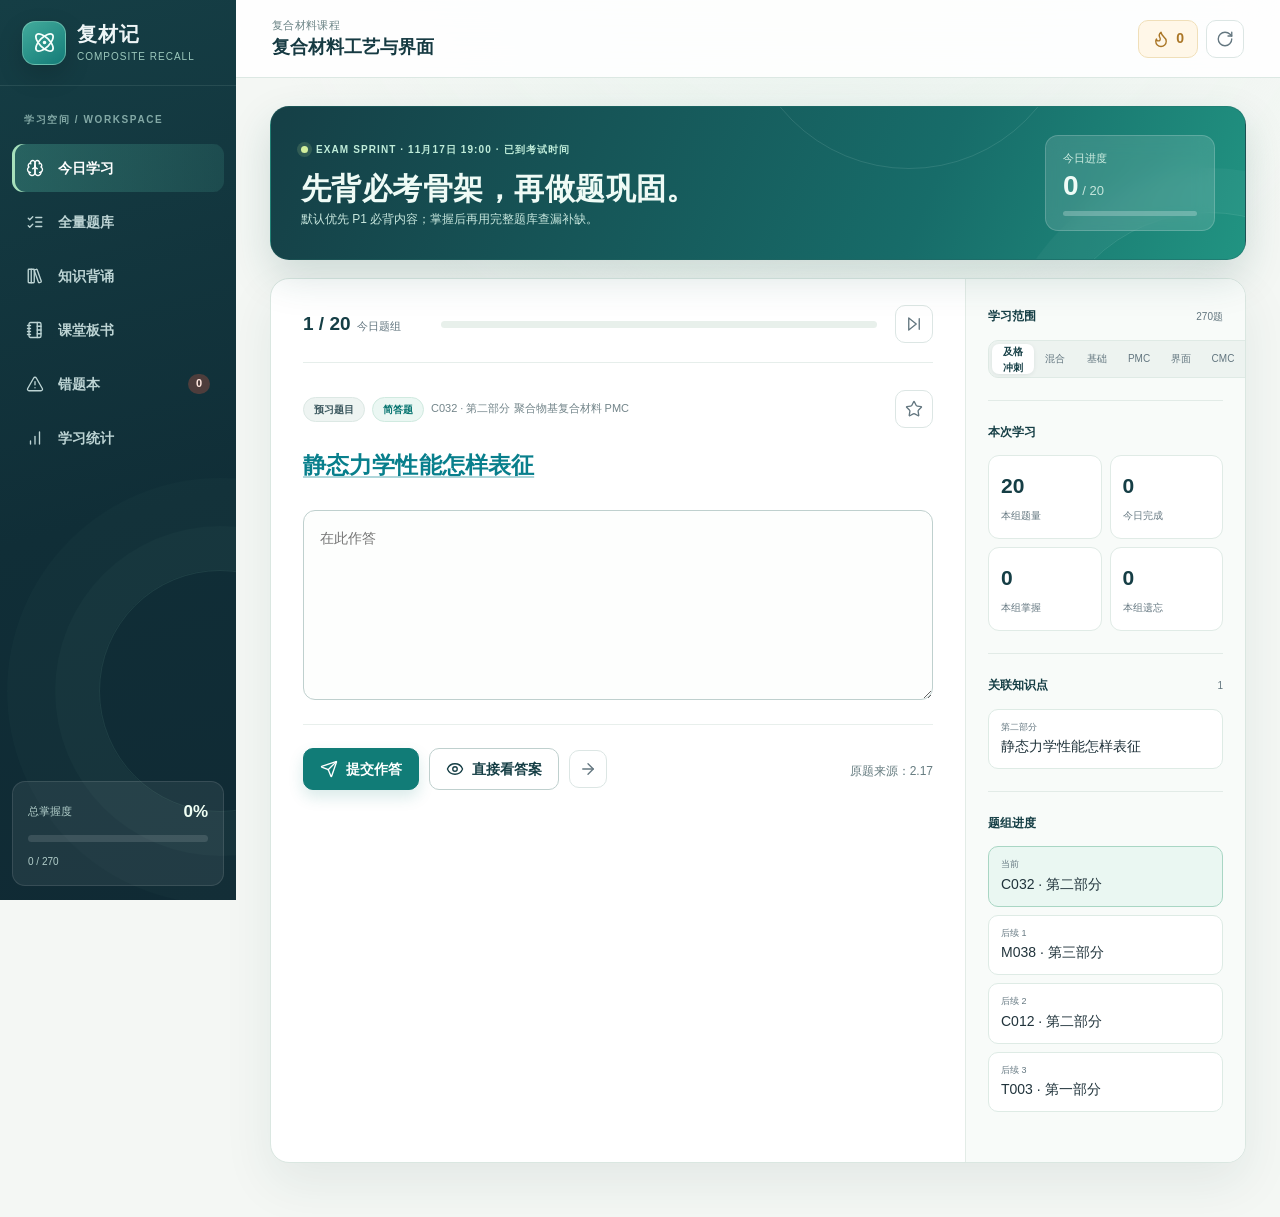
<file: index.html>
<!doctype html>
<html lang="zh-CN">
<head>
  <meta charset="utf-8">
  <meta name="viewport" content="width=device-width, initial-scale=1, viewport-fit=cover">
  <meta name="robots" content="noindex, nofollow, noarchive, nosnippet, noimageindex">
  <meta name="theme-color" content="#102e37">
  <meta name="mobile-web-app-capable" content="yes">
  <meta name="apple-mobile-web-app-capable" content="yes">
  <meta name="apple-mobile-web-app-status-bar-style" content="default">
  <meta name="apple-mobile-web-app-title" content="复材记">
  <title>复材记 - 复合材料学习题库</title>
  <link rel="manifest" href="manifest.webmanifest?v=1.0">
  <link rel="apple-touch-icon" href="assets/icons/apple-touch-icon.png">
  <link rel="stylesheet" href="styles.css?v=1.0">
</head>
<body>
  <div class="app-shell">
    <aside class="sidebar" aria-label="主导航">
      <div class="brand">
        <span class="brand-mark" aria-hidden="true"><i data-lucide="atom"></i></span>
        <span class="brand-copy">
          <strong>复材记</strong>
          <small>Composite Recall</small>
        </span>
      </div>

      <nav class="nav-list">
        <button class="nav-item is-active" type="button" data-view="study">
          <i data-lucide="brain"></i><span>今日学习</span>
        </button>
        <button class="nav-item" type="button" data-view="bank">
          <i data-lucide="list-checks"></i><span>全量题库</span>
        </button>
        <button class="nav-item" type="button" data-view="knowledge">
          <i data-lucide="library-big"></i><span>知识背诵</span>
        </button>
        <button class="nav-item" type="button" data-view="board">
          <i data-lucide="notebook-tabs"></i><span>课堂板书</span>
        </button>
        <button class="nav-item" type="button" data-view="wrong">
          <i data-lucide="triangle-alert"></i><span>错题本</span>
          <span class="nav-count" id="wrong-count">0</span>
        </button>
        <button class="nav-item" type="button" data-view="stats">
          <i data-lucide="chart-no-axes-column-increasing"></i><span>学习统计</span>
        </button>
      </nav>

      <div class="sidebar-progress">
        <div class="sidebar-progress-head">
          <span>总掌握度</span><strong id="sidebar-mastery">0%</strong>
        </div>
        <div class="progress-track" aria-hidden="true"><span id="sidebar-progress-bar"></span></div>
        <small id="sidebar-progress-copy">0 / 270</small>
      </div>
    </aside>

    <main class="main-area">
      <header class="topbar">
        <div class="course-heading">
          <span class="course-kicker">复合材料课程</span>
          <strong>复合材料工艺与界面</strong>
        </div>
        <div class="topbar-actions">
          <div class="today-counter" title="今日已完成">
            <i data-lucide="flame"></i>
            <span id="today-count">0</span>
          </div>
          <button class="icon-button" id="new-session-button" type="button" title="重新生成今日题组" aria-label="重新生成今日题组">
            <i data-lucide="rotate-cw"></i>
          </button>
        </div>
      </header>

      <div id="view-root" class="view-root" aria-live="polite"></div>
    </main>
  </div>

  <div id="modal-root"></div>
  <div class="toast" id="toast" role="status" aria-live="polite"></div>
  <input id="progress-import" type="file" accept="application/json,.json" hidden>

  <script src="data.js?v=1.0"></script>
  <script src="assets/lucide.min.js"></script>
  <script src="native.js?v=1.0"></script>
  <script src="app.js?v=1.0"></script>
</body>
</html>
</file>
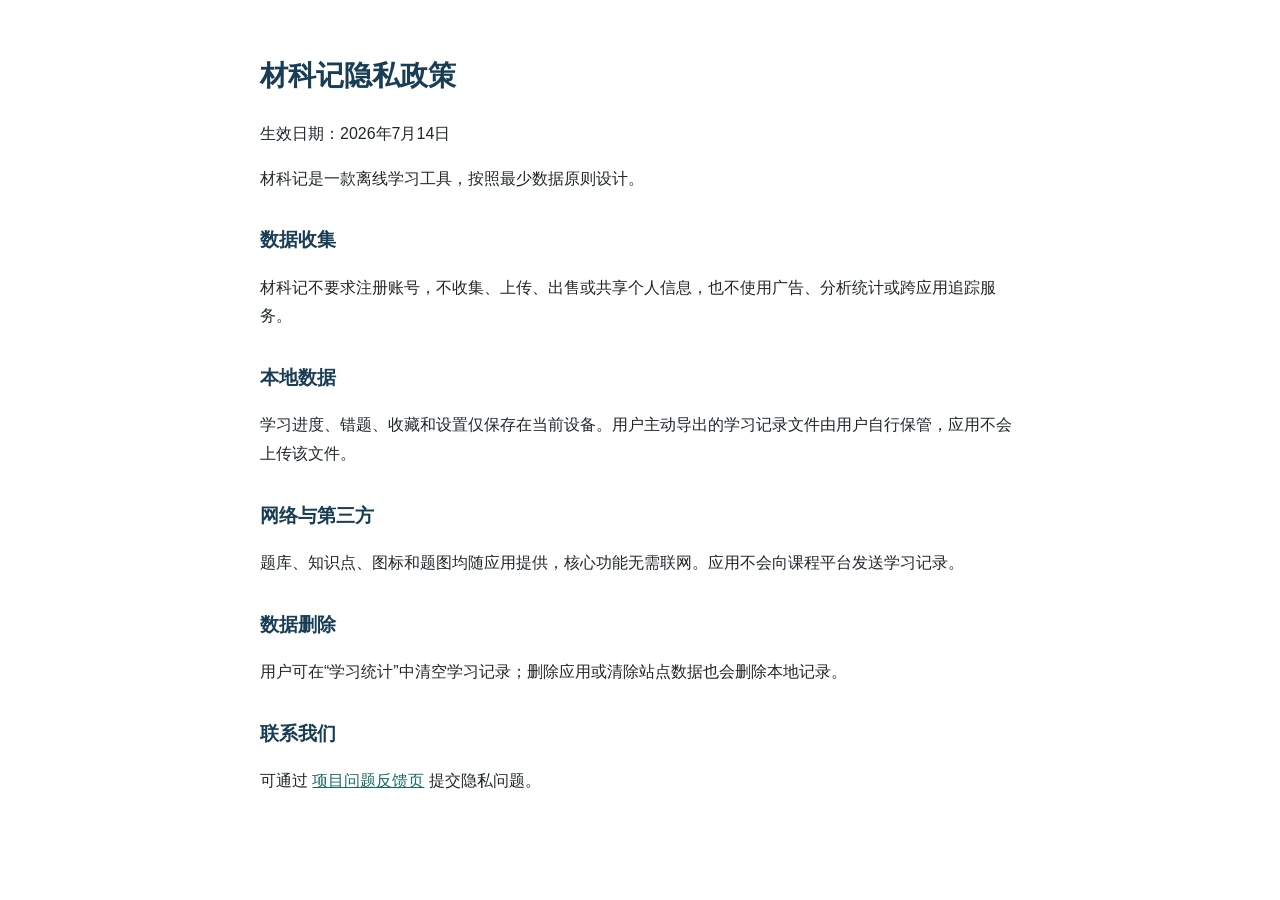
<file: privacy.html>
<!doctype html>
<html lang="zh-CN">
<head>
  <meta charset="utf-8">
  <meta name="viewport" content="width=device-width, initial-scale=1">
  <meta name="robots" content="noindex, nofollow">
  <title>材科记隐私政策</title>
  <style>
    body { max-width: 760px; margin: 0 auto; padding: 32px 20px 64px; color: #20272c; font: 16px/1.8 -apple-system, BlinkMacSystemFont, "Microsoft YaHei", sans-serif; }
    h1, h2 { color: #183d54; }
    h1 { font-size: 28px; }
    h2 { margin-top: 30px; font-size: 19px; }
    a { color: #176b65; }
  </style>
</head>
<body>
  <h1>材科记隐私政策</h1>
  <p>生效日期：2026年7月14日</p>
  <p>材科记是一款离线学习工具，按照最少数据原则设计。</p>
  <h2>数据收集</h2>
  <p>材科记不要求注册账号，不收集、上传、出售或共享个人信息，也不使用广告、分析统计或跨应用追踪服务。</p>
  <h2>本地数据</h2>
  <p>学习进度、错题、收藏和设置仅保存在当前设备。用户主动导出的学习记录文件由用户自行保管，应用不会上传该文件。</p>
  <h2>网络与第三方</h2>
  <p>题库、知识点、图标和题图均随应用提供，核心功能无需联网。应用不会向课程平台发送学习记录。</p>
  <h2>数据删除</h2>
  <p>用户可在“学习统计”中清空学习记录；删除应用或清除站点数据也会删除本地记录。</p>
  <h2>联系我们</h2>
  <p>可通过 <a href="https://github.com/zhaozehan0424-design/caikeji-pwa/issues">项目问题反馈页</a> 提交隐私问题。</p>
</body>
</html>
</file>
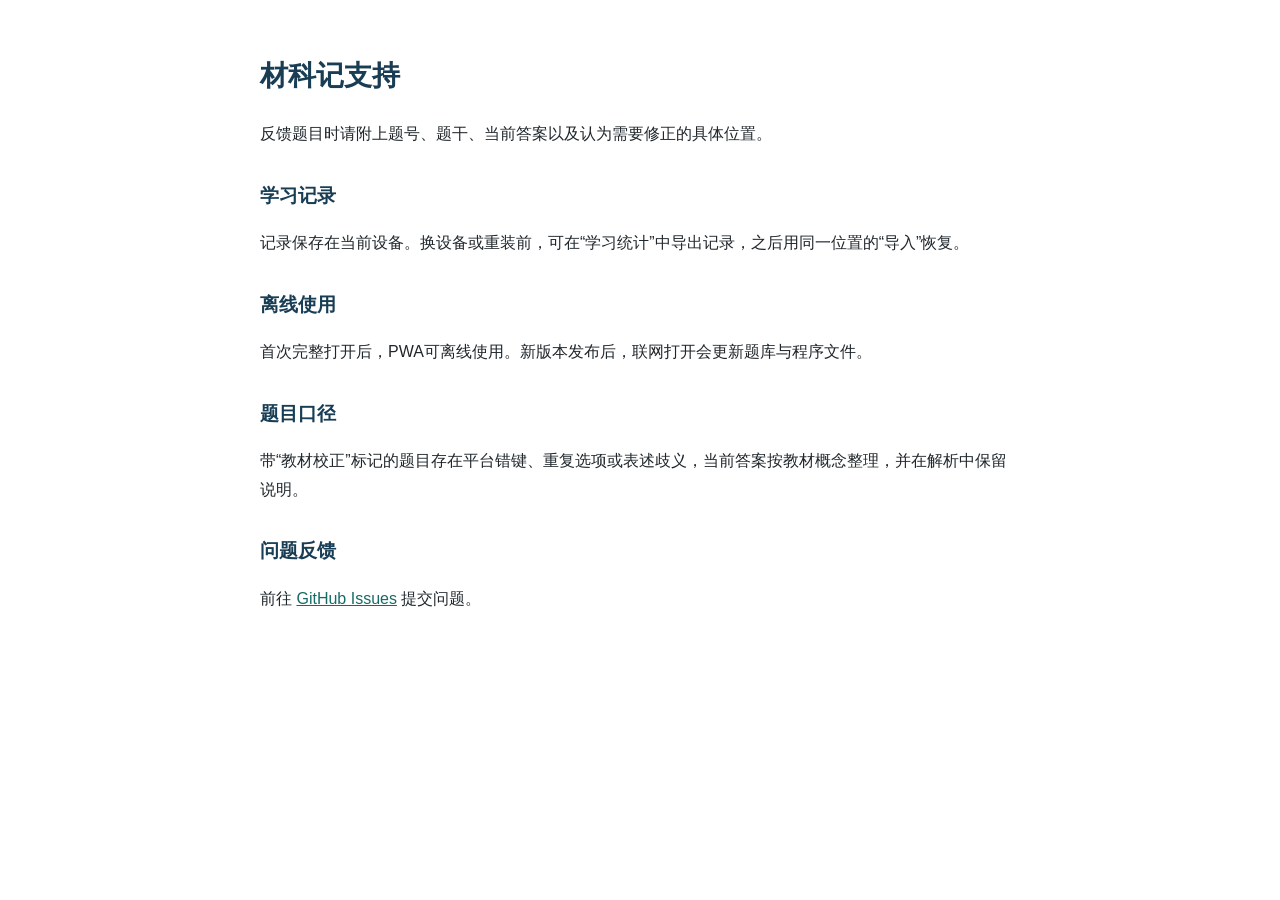
<file: support.html>
<!doctype html>
<html lang="zh-CN">
<head>
  <meta charset="utf-8">
  <meta name="viewport" content="width=device-width, initial-scale=1">
  <meta name="robots" content="noindex, nofollow">
  <title>材科记支持</title>
  <style>
    body { max-width: 760px; margin: 0 auto; padding: 32px 20px 64px; color: #20272c; font: 16px/1.8 -apple-system, BlinkMacSystemFont, "Microsoft YaHei", sans-serif; }
    h1, h2 { color: #183d54; }
    h1 { font-size: 28px; }
    h2 { margin-top: 30px; font-size: 19px; }
    a { color: #176b65; }
  </style>
</head>
<body>
  <h1>材科记支持</h1>
  <p>反馈题目时请附上题号、题干、当前答案以及认为需要修正的具体位置。</p>
  <h2>学习记录</h2>
  <p>记录保存在当前设备。换设备或重装前，可在“学习统计”中导出记录，之后用同一位置的“导入”恢复。</p>
  <h2>离线使用</h2>
  <p>首次完整打开后，PWA可离线使用。新版本发布后，联网打开会更新题库与程序文件。</p>
  <h2>题目口径</h2>
  <p>带“教材校正”标记的题目存在平台错键、重复选项或表述歧义，当前答案按教材概念整理，并在解析中保留说明。</p>
  <h2>问题反馈</h2>
  <p>前往 <a href="https://github.com/zhaozehan0424-design/caikeji-pwa/issues">GitHub Issues</a> 提交问题。</p>
</body>
</html>
</file>
<file: styles.css>
:root {
  color-scheme: light;
  --navy: #153e45;
  --navy-strong: #102e37;
  --teal: #117c77;
  --green: #557a5b;
  --green-soft: #edf4ee;
  --amber: #936820;
  --amber-soft: #fbf4e5;
  --red: #a34343;
  --red-soft: #faeeee;
  --ink: #20333b;
  --muted: #647780;
  --line: #dce6e4;
  --line-strong: #bfd0ce;
  --surface: #ffffff;
  --surface-soft: #f5f9f7;
  --canvas: #f4f7f4;
  --shadow: 0 20px 50px rgba(21, 62, 69, 0.08);
  --sidebar-width: 236px;
}

* {
  box-sizing: border-box;
}

html {
  min-width: 320px;
  background: var(--canvas);
}

body {
  margin: 0;
  min-width: 320px;
  min-height: 100vh;
  color: var(--ink);
  background: var(--canvas);
  font-family: Inter, "Microsoft YaHei", "Segoe UI", sans-serif;
  font-size: 14px;
  line-height: 1.6;
  letter-spacing: 0;
}

button,
input,
textarea,
select {
  font: inherit;
  letter-spacing: 0;
}

button {
  color: inherit;
}

button:focus-visible,
input:focus-visible,
textarea:focus-visible,
select:focus-visible {
  outline: 3px solid rgba(44, 110, 112, 0.2);
  outline-offset: 2px;
}

svg {
  width: 18px;
  height: 18px;
  stroke-width: 1.8;
  flex: 0 0 auto;
}

.app-shell {
  display: grid;
  grid-template-columns: var(--sidebar-width) minmax(0, 1fr);
  min-height: 100vh;
}

.sidebar {
  position: sticky;
  top: 0;
  z-index: 30;
  display: flex;
  flex-direction: column;
  width: var(--sidebar-width);
  height: 100vh;
  color: #eef5f6;
  background: var(--navy-strong);
  border-right: 1px solid rgba(255, 255, 255, 0.08);
}

.brand {
  display: flex;
  align-items: center;
  gap: 11px;
  height: 84px;
  padding: 0 20px;
  border-bottom: 1px solid rgba(255, 255, 255, 0.1);
}

.brand-mark {
  display: grid;
  place-items: center;
  width: 38px;
  height: 38px;
  color: #dceeee;
  background: rgba(255, 255, 255, 0.09);
  border: 1px solid rgba(255, 255, 255, 0.14);
  border-radius: 6px;
}

.brand-mark svg {
  width: 23px;
  height: 23px;
}

.brand-copy {
  display: flex;
  min-width: 0;
  flex-direction: column;
  line-height: 1.25;
}

.brand-copy strong {
  font-size: 17px;
  font-weight: 700;
}

.brand-copy small {
  margin-top: 4px;
  color: #9eb4be;
  font-size: 9px;
  text-transform: uppercase;
}

.nav-list {
  display: flex;
  flex: 1;
  flex-direction: column;
  gap: 4px;
  padding: 18px 12px;
}

.nav-item {
  display: grid;
  grid-template-columns: 22px minmax(0, 1fr) auto;
  align-items: center;
  gap: 10px;
  width: 100%;
  min-height: 46px;
  padding: 0 12px;
  color: #b9cbd2;
  background: transparent;
  border: 0;
  border-radius: 5px;
  cursor: pointer;
  text-align: left;
  transition: background 140ms ease, color 140ms ease;
}

.nav-item:hover {
  color: #ffffff;
  background: rgba(255, 255, 255, 0.07);
}

.nav-item.is-active {
  color: #ffffff;
  background: #2b566b;
  box-shadow: inset 3px 0 0 #83b6a0;
}

.nav-item span:not(.nav-count) {
  min-width: 0;
  overflow: hidden;
  text-overflow: ellipsis;
  white-space: nowrap;
}

.nav-count {
  display: grid;
  place-items: center;
  min-width: 22px;
  height: 20px;
  padding: 0 6px;
  color: #ffe7df;
  background: rgba(193, 86, 65, 0.35);
  border-radius: 10px;
  font-size: 11px;
  font-variant-numeric: tabular-nums;
}

.sidebar-progress {
  padding: 18px 18px 22px;
  border-top: 1px solid rgba(255, 255, 255, 0.1);
}

.sidebar-progress-head {
  display: flex;
  align-items: center;
  justify-content: space-between;
  color: #b9cbd2;
  font-size: 11px;
}

.sidebar-progress-head strong {
  color: #f3f8f8;
  font-size: 12px;
}

.progress-track {
  width: 100%;
  height: 6px;
  margin: 9px 0 7px;
  overflow: hidden;
  background: rgba(255, 255, 255, 0.12);
  border-radius: 3px;
}

.progress-track span {
  display: block;
  width: 0;
  height: 100%;
  background: #86b7a2;
  border-radius: inherit;
  transition: width 220ms ease;
}

.sidebar-progress small {
  color: #90a8b2;
  font-size: 10px;
}

.main-area {
  min-width: 0;
}

.topbar {
  position: sticky;
  top: 0;
  z-index: 20;
  display: flex;
  align-items: center;
  justify-content: space-between;
  height: 72px;
  padding: 0 28px;
  background: rgba(255, 255, 255, 0.96);
  border-bottom: 1px solid var(--line);
}

.course-heading {
  display: flex;
  min-width: 0;
  flex-direction: column;
  line-height: 1.25;
}

.course-heading strong {
  overflow: hidden;
  color: var(--navy);
  font-size: 16px;
  text-overflow: ellipsis;
  white-space: nowrap;
}

.course-kicker {
  margin-bottom: 3px;
  color: var(--muted);
  font-size: 10px;
}

.topbar-actions {
  display: flex;
  align-items: center;
  gap: 8px;
}

.today-counter {
  display: flex;
  align-items: center;
  justify-content: center;
  gap: 6px;
  min-width: 54px;
  height: 36px;
  padding: 0 10px;
  color: var(--amber);
  background: var(--amber-soft);
  border: 1px solid #ead8b0;
  border-radius: 5px;
  font-weight: 700;
  font-variant-numeric: tabular-nums;
}

.icon-button {
  display: inline-grid;
  place-items: center;
  width: 36px;
  height: 36px;
  padding: 0;
  color: var(--muted);
  background: var(--surface);
  border: 1px solid var(--line);
  border-radius: 5px;
  cursor: pointer;
}

.icon-button:hover {
  color: var(--navy);
  border-color: var(--line-strong);
  background: var(--surface-soft);
}

.icon-button.is-active {
  color: var(--amber);
  background: var(--amber-soft);
  border-color: #dec898;
}

.view-root {
  width: 100%;
  max-width: 1280px;
  min-height: calc(100vh - 72px);
  margin: 0 auto;
  padding: 26px 28px 44px;
}

.view-section {
  width: 100%;
}

.section-head {
  display: flex;
  align-items: flex-end;
  justify-content: space-between;
  gap: 20px;
  margin-bottom: 20px;
}

.section-title-wrap {
  min-width: 0;
}

.section-title {
  margin: 0;
  color: var(--navy);
  font-size: 24px;
  line-height: 1.35;
  font-weight: 750;
}

.section-subtitle {
  margin: 5px 0 0;
  color: var(--muted);
  font-size: 12px;
}

.primary-button,
.secondary-button,
.danger-button,
.text-button,
.rating-button {
  display: inline-flex;
  align-items: center;
  justify-content: center;
  gap: 8px;
  min-height: 40px;
  padding: 0 16px;
  border-radius: 5px;
  cursor: pointer;
  font-weight: 650;
  transition: transform 120ms ease, background 140ms ease, border-color 140ms ease;
}

.primary-button:active,
.secondary-button:active,
.danger-button:active,
.rating-button:active {
  transform: translateY(1px);
}

.primary-button {
  color: #ffffff;
  background: var(--teal);
  border: 1px solid var(--teal);
}

.primary-button:hover {
  background: #245f61;
  border-color: #245f61;
}

.primary-button:disabled,
.secondary-button:disabled {
  color: #96a1a6;
  background: #edf0f1;
  border-color: #d8dfe1;
  cursor: not-allowed;
  transform: none;
}

.secondary-button {
  color: var(--navy);
  background: var(--surface);
  border: 1px solid var(--line-strong);
}

.secondary-button:hover {
  background: var(--surface-soft);
}

.danger-button {
  color: var(--red);
  background: var(--red-soft);
  border: 1px solid #e8c1c1;
}

.text-button {
  min-height: 34px;
  padding: 0 9px;
  color: var(--teal);
  background: transparent;
  border: 0;
}

.text-button:hover {
  background: #eaf1f1;
}

.study-layout {
  display: grid;
  grid-template-columns: minmax(0, 1fr) 280px;
  min-height: calc(100vh - 142px);
  background: var(--surface);
  border: 1px solid var(--line);
  border-radius: 6px;
  box-shadow: var(--shadow);
}

.study-column {
  display: flex;
  min-width: 0;
  flex-direction: column;
  padding: 22px 26px 24px;
}

.session-strip {
  display: flex;
  align-items: center;
  gap: 18px;
  min-height: 42px;
  padding-bottom: 16px;
  border-bottom: 1px solid var(--line);
}

.session-info {
  display: flex;
  min-width: 120px;
  align-items: baseline;
  gap: 6px;
  white-space: nowrap;
}

.session-info strong {
  color: var(--navy);
  font-size: 18px;
  font-variant-numeric: tabular-nums;
}

.session-info span {
  color: var(--muted);
  font-size: 11px;
}

.session-progress {
  flex: 1;
  height: 7px;
  overflow: hidden;
  background: #e7ecee;
  border-radius: 4px;
}

.session-progress span {
  display: block;
  height: 100%;
  background: var(--teal);
  border-radius: inherit;
  transition: width 200ms ease;
}

.question-panel {
  display: flex;
  min-height: 0;
  flex: 1;
  flex-direction: column;
  padding-top: 20px;
}

.question-toolbar {
  display: flex;
  align-items: center;
  justify-content: space-between;
  gap: 12px;
  margin-bottom: 16px;
}

.question-meta {
  display: flex;
  min-width: 0;
  flex-wrap: wrap;
  align-items: center;
  gap: 7px;
}

.meta-label,
.status-pill,
.tag {
  display: inline-flex;
  align-items: center;
  min-height: 24px;
  padding: 2px 8px;
  border-radius: 4px;
  font-size: 10px;
  line-height: 1.3;
}

.meta-label {
  color: var(--teal);
  background: #edf4f4;
  border: 1px solid #cddfdf;
}

.meta-label.is-source {
  color: var(--navy);
  background: #eef2f5;
  border-color: #d5dfe5;
}

.question-id {
  color: var(--muted);
  font-size: 11px;
  font-variant-numeric: tabular-nums;
}

.question-prompt {
  max-width: 900px;
  margin: 0 0 22px;
  color: var(--ink);
  font-size: 22px;
  line-height: 1.72;
  font-weight: 650;
  overflow-wrap: anywhere;
}

.question-media {
  display: grid;
  grid-template-columns: repeat(auto-fit, minmax(220px, 1fr));
  gap: 14px;
  max-width: 780px;
  margin: 0 0 22px;
}

.question-media figure {
  margin: 0;
  padding: 12px;
  background: #fbfcfc;
  border: 1px solid var(--line);
  border-radius: 5px;
}

.question-media img {
  display: block;
  max-width: 100%;
  max-height: 330px;
  margin: 0 auto;
  object-fit: contain;
}

.option-list {
  display: grid;
  grid-template-columns: repeat(2, minmax(0, 1fr));
  gap: 10px;
  max-width: 900px;
  margin: 0 0 22px;
}

.option-item {
  position: relative;
  display: grid;
  grid-template-columns: 30px minmax(0, 1fr) 20px;
  align-items: center;
  gap: 10px;
  min-height: 54px;
  padding: 9px 12px;
  background: var(--surface);
  border: 1px solid var(--line);
  border-radius: 5px;
  cursor: pointer;
  overflow-wrap: anywhere;
}

.option-item:hover {
  border-color: #9fb5bc;
  background: #f9fbfb;
}

.option-item input {
  position: absolute;
  width: 1px;
  height: 1px;
  opacity: 0;
  pointer-events: none;
}

.option-marker {
  display: grid;
  place-items: center;
  width: 30px;
  height: 30px;
  color: var(--navy);
  background: #eef3f5;
  border: 1px solid #d2dde2;
  border-radius: 4px;
  font-size: 12px;
  font-weight: 750;
}

.option-state {
  display: grid;
  place-items: center;
  color: transparent;
}

.option-state svg {
  width: 16px;
  height: 16px;
}

.option-item.is-selected {
  border-color: var(--teal);
  background: #edf6f5;
}

.option-item.is-selected .option-marker {
  color: #ffffff;
  background: var(--teal);
  border-color: var(--teal);
}

.option-item.is-correct {
  border-color: #7ca184;
  background: var(--green-soft);
}

.option-item.is-correct .option-state {
  color: var(--green);
}

.option-item.is-wrong {
  border-color: #c98484;
  background: var(--red-soft);
}

.option-item.is-wrong .option-state {
  color: var(--red);
}

.response-input {
  display: block;
  width: 100%;
  min-height: 122px;
  max-width: 900px;
  padding: 13px 14px;
  color: var(--ink);
  background: #fbfcfc;
  border: 1px solid var(--line-strong);
  border-radius: 5px;
  resize: vertical;
}

.response-input.is-long {
  min-height: 190px;
}

.response-input:focus {
  background: var(--surface);
  border-color: var(--teal);
}

.question-actions {
  display: flex;
  align-items: center;
  justify-content: space-between;
  gap: 12px;
  margin-top: auto;
  padding-top: 20px;
}

.question-actions-main {
  display: flex;
  align-items: center;
  gap: 10px;
}

.answer-reveal {
  margin-top: 4px;
  padding-top: 20px;
  border-top: 1px solid var(--line);
}

.answer-status {
  display: flex;
  align-items: center;
  gap: 9px;
  margin-bottom: 16px;
  color: var(--navy);
  font-weight: 700;
}

.answer-status.is-correct {
  color: var(--green);
}

.answer-status.is-wrong {
  color: var(--red);
}

.answer-status.is-partial {
  color: var(--amber);
}

.submission-feedback {
  scroll-margin-block: 92px;
  margin: 0 0 12px;
  padding: 14px 16px;
  background: var(--surface-soft);
  border-left: 3px solid var(--line-strong);
  border-radius: 4px;
}

.submission-feedback.is-good {
  background: var(--green-soft);
  border-left-color: var(--green);
}

.submission-feedback.is-partial {
  background: var(--amber-soft);
  border-left-color: var(--amber);
}

.submission-feedback.is-weak {
  background: var(--red-soft);
  border-left-color: var(--red);
}

.feedback-heading {
  display: flex;
  flex-wrap: wrap;
  align-items: center;
  gap: 7px 10px;
  color: var(--navy);
}

.feedback-heading svg {
  width: 17px;
  height: 17px;
}

.feedback-heading span {
  color: var(--muted);
  font-size: 11px;
}

.objective-feedback-grid {
  display: grid;
  grid-template-columns: 78px minmax(0, 1fr);
  gap: 7px 12px;
  margin-top: 11px;
  padding-top: 10px;
  border-top: 1px solid rgba(24, 61, 84, 0.12);
}

.objective-feedback-grid span {
  color: var(--muted);
  font-size: 11px;
}

.objective-feedback-grid strong {
  overflow-wrap: anywhere;
  font-weight: 650;
}

.feedback-point-list {
  display: grid;
  gap: 9px;
  margin: 12px 0 0;
  padding: 12px 0 0;
  border-top: 1px solid rgba(24, 61, 84, 0.12);
  list-style: none;
}

.feedback-point-list li {
  display: grid;
  grid-template-columns: 18px minmax(0, 1fr);
  gap: 9px;
  align-items: start;
}

.feedback-point-list li > svg {
  width: 16px;
  height: 16px;
  margin-top: 3px;
}

.feedback-point-list li.is-covered > svg {
  color: var(--green);
}

.feedback-point-list li.is-partial > svg {
  color: var(--amber);
}

.feedback-point-list li.is-missed > svg {
  color: var(--red);
}

.feedback-point-list strong,
.feedback-point-list small {
  display: block;
}

.feedback-point-list strong {
  color: var(--navy);
  font-size: 11px;
}

.feedback-point-list small {
  margin-top: 2px;
  color: var(--muted);
  font-size: 11px;
  line-height: 1.65;
  overflow-wrap: anywhere;
}

.answer-section {
  padding: 14px 0;
  border-bottom: 1px solid #e6ebed;
}

.answer-section:last-of-type {
  border-bottom: 0;
}

.answer-title {
  display: flex;
  align-items: center;
  gap: 7px;
  margin: 0 0 8px;
  color: var(--muted);
  font-size: 11px;
  font-weight: 750;
}

.answer-text {
  margin: 0;
  color: var(--ink);
  font-size: 14px;
  line-height: 1.85;
  white-space: pre-wrap;
  overflow-wrap: anywhere;
}

/* Readable handwritten-style notation for the compact source formulas. */
.question-prompt sub,
.question-prompt sup,
.answer-text sub,
.answer-text sup,
.answer-points sub,
.answer-points sup,
.knowledge-notes sub,
.knowledge-notes sup,
.modal-prompt sub,
.modal-prompt sup,
.modal-option sub,
.modal-option sup {
  font-family: "Cambria Math", "STIX Two Math", "Times New Roman", serif;
  font-style: italic;
}

.question-prompt sub,
.answer-text sub,
.answer-points sub,
.knowledge-notes sub,
.modal-prompt sub,
.modal-option sub {
  font-size: 0.76em;
  vertical-align: baseline;
  position: relative;
  top: 0.28em;
}

.question-prompt sup,
.answer-text sup,
.answer-points sup,
.knowledge-notes sup,
.modal-prompt sup,
.modal-option sup {
  font-size: 0.76em;
  vertical-align: baseline;
  position: relative;
  top: -0.38em;
}

.key-highlight {
  padding: 0;
  color: #087f8c;
  background: transparent;
  font-weight: 780;
  text-decoration-color: rgba(8, 127, 140, 0.32);
  text-decoration-line: underline;
  text-decoration-thickness: 2px;
  text-underline-offset: 3px;
}

.key-highlight.is-label {
  color: #087f8c;
}

.key-highlight.is-data {
  color: #a85a00;
  text-decoration-color: rgba(168, 90, 0, 0.34);
}

.key-highlight.is-rule {
  color: #c23d4b;
  text-decoration-color: rgba(194, 61, 75, 0.34);
}

.answer-points {
  display: grid;
  gap: 7px;
  margin: 0;
  padding: 0;
  list-style: none;
}

.answer-points li {
  position: relative;
  padding-left: 18px;
  line-height: 1.75;
}

.answer-points li::before {
  position: absolute;
  top: 0.72em;
  left: 2px;
  width: 6px;
  height: 6px;
  background: var(--teal);
  border-radius: 50%;
  content: "";
}

.rating-panel {
  display: flex;
  align-items: center;
  justify-content: space-between;
  gap: 16px;
  margin-top: 18px;
  padding-top: 18px;
  border-top: 1px solid var(--line);
}

.rating-label {
  color: var(--muted);
  font-size: 11px;
}

.rating-buttons {
  display: grid;
  grid-template-columns: repeat(3, minmax(92px, 1fr));
  gap: 8px;
}

.rating-button {
  min-height: 42px;
  padding: 0 13px;
  background: var(--surface);
  border: 1px solid var(--line);
}

.rating-button.is-forgot {
  color: var(--red);
  border-color: #dfb6b6;
}

.rating-button.is-fuzzy {
  color: var(--amber);
  border-color: #dec68f;
}

.rating-button.is-mastered {
  color: var(--green);
  border-color: #afc9b4;
}

.rating-button:hover {
  background: var(--surface-soft);
}

.context-rail {
  min-width: 0;
  padding: 22px 20px;
  background: #f6f8f8;
  border-left: 1px solid var(--line);
}

.context-section {
  padding: 0 0 20px;
  margin: 0 0 20px;
  border-bottom: 1px solid var(--line);
}

.context-section:last-child {
  margin-bottom: 0;
  border-bottom: 0;
}

.context-title {
  display: flex;
  align-items: center;
  justify-content: space-between;
  gap: 8px;
  margin: 0 0 11px;
  color: var(--navy);
  font-size: 12px;
  font-weight: 750;
}

.context-title span {
  color: var(--muted);
  font-size: 10px;
  font-weight: 500;
}

.session-metrics {
  display: grid;
  grid-template-columns: repeat(2, minmax(0, 1fr));
  gap: 8px;
}

.session-metric {
  padding: 10px;
  background: var(--surface);
  border: 1px solid var(--line);
  border-radius: 5px;
}

.session-metric strong {
  display: block;
  color: var(--navy);
  font-size: 18px;
  font-variant-numeric: tabular-nums;
}

.session-metric span {
  color: var(--muted);
  font-size: 9px;
}

.knowledge-links,
.queue-list {
  display: grid;
  gap: 8px;
}

.knowledge-link,
.queue-item {
  display: block;
  width: 100%;
  padding: 9px 10px;
  color: var(--ink);
  background: var(--surface);
  border: 1px solid var(--line);
  border-radius: 5px;
  text-align: left;
  overflow-wrap: anywhere;
}

button.knowledge-link,
button.queue-item {
  cursor: pointer;
}

.knowledge-link:hover,
.queue-item:hover {
  border-color: #aebfc5;
}

.knowledge-link small,
.queue-item small {
  display: block;
  margin-bottom: 2px;
  color: var(--muted);
  font-size: 9px;
}

.queue-item.is-current {
  background: #edf4f4;
  border-color: #bfd5d5;
}

.tag-list {
  display: flex;
  flex-wrap: wrap;
  gap: 6px;
}

.tag {
  color: #4d626b;
  background: #edf1f2;
  border: 1px solid #d8e0e2;
}

.session-complete {
  display: grid;
  place-items: center;
  min-height: calc(100vh - 210px);
  padding: 40px 20px;
  text-align: center;
}

.session-complete-icon,
.empty-icon {
  display: grid;
  place-items: center;
  width: 62px;
  height: 62px;
  margin-bottom: 18px;
  color: var(--green);
  background: var(--green-soft);
  border: 1px solid #bfd2c2;
  border-radius: 6px;
}

.session-complete-icon svg,
.empty-icon svg {
  width: 30px;
  height: 30px;
}

.session-complete h2,
.empty-state h2 {
  margin: 0;
  color: var(--navy);
  font-size: 22px;
}

.session-complete p,
.empty-state p {
  max-width: 520px;
  margin: 8px 0 20px;
  color: var(--muted);
}

.metric-strip {
  display: grid;
  grid-template-columns: repeat(auto-fit, minmax(128px, 1fr));
  gap: 10px;
  margin-bottom: 18px;
}

.metric-block {
  min-height: 86px;
  padding: 14px 16px;
  background: var(--surface);
  border: 1px solid var(--line);
  border-radius: 5px;
}

.metric-block strong {
  display: block;
  color: var(--navy);
  font-size: 23px;
  line-height: 1.2;
  font-variant-numeric: tabular-nums;
}

.metric-block span {
  display: block;
  margin-top: 7px;
  color: var(--muted);
  font-size: 10px;
}

.filter-bar {
  display: grid;
  grid-template-columns: minmax(220px, 1.5fr) repeat(3, minmax(140px, 0.7fr));
  gap: 9px;
  margin-bottom: 12px;
}

.search-field {
  position: relative;
  min-width: 0;
}

.search-field svg {
  position: absolute;
  top: 50%;
  left: 11px;
  width: 16px;
  height: 16px;
  color: var(--muted);
  transform: translateY(-50%);
  pointer-events: none;
}

.search-field input,
.filter-select,
.knowledge-search {
  width: 100%;
  height: 42px;
  color: var(--ink);
  background: var(--surface);
  border: 1px solid var(--line-strong);
  border-radius: 5px;
}

.search-field input {
  padding: 0 12px 0 37px;
}

.filter-select {
  padding: 0 10px;
}

.question-list {
  overflow: hidden;
  background: var(--surface);
  border: 1px solid var(--line);
  border-radius: 5px;
}

.question-list-head,
.question-row {
  display: grid;
  grid-template-columns: 74px minmax(0, 1fr) 116px 100px 86px;
  align-items: center;
  gap: 12px;
  min-width: 760px;
}

.question-list-head {
  min-height: 40px;
  padding: 0 14px;
  color: var(--muted);
  background: #f1f4f5;
  border-bottom: 1px solid var(--line);
  font-size: 10px;
  font-weight: 700;
}

.question-row {
  width: 100%;
  min-height: 60px;
  padding: 9px 14px;
  background: var(--surface);
  border: 0;
  border-bottom: 1px solid #e6ebed;
  cursor: pointer;
  text-align: left;
}

.question-row:last-child {
  border-bottom: 0;
}

.question-row:hover {
  background: #f8fafa;
}

.question-row-id {
  color: var(--teal);
  font-size: 11px;
  font-weight: 750;
  font-variant-numeric: tabular-nums;
}

.question-row-prompt {
  min-width: 0;
  overflow: hidden;
  color: var(--ink);
  font-size: 13px;
  text-overflow: ellipsis;
  white-space: nowrap;
}

.question-row-cell {
  min-width: 0;
  overflow: hidden;
  color: var(--muted);
  font-size: 10px;
  text-overflow: ellipsis;
  white-space: nowrap;
}

.status-pill {
  justify-content: center;
  width: fit-content;
  color: var(--muted);
  background: #f0f3f4;
  border: 1px solid #dce3e5;
}

.status-pill.is-mastered {
  color: var(--green);
  background: var(--green-soft);
  border-color: #c4d6c7;
}

.status-pill.is-wrong {
  color: var(--red);
  background: var(--red-soft);
  border-color: #e5c3c3;
}

.status-pill.is-learning {
  color: var(--amber);
  background: var(--amber-soft);
  border-color: #e8d4a7;
}

.scroll-table {
  width: 100%;
  overflow-x: auto;
}

.list-footer {
  display: flex;
  align-items: center;
  justify-content: center;
  padding: 14px;
  background: #f8fafa;
  border-top: 1px solid var(--line);
}

.knowledge-layout {
  display: grid;
  grid-template-columns: minmax(0, 1.15fr) minmax(340px, 0.85fr);
  gap: 16px;
  align-items: start;
}

.knowledge-card {
  position: sticky;
  top: 98px;
  min-height: 520px;
  padding: 24px 26px;
  background: var(--surface);
  border: 1px solid var(--line);
  border-radius: 6px;
  box-shadow: var(--shadow);
}

.knowledge-card-head {
  display: flex;
  align-items: center;
  justify-content: space-between;
  gap: 10px;
  padding-bottom: 14px;
  border-bottom: 1px solid var(--line);
}

.knowledge-card-head span {
  color: var(--muted);
  font-size: 10px;
}

.knowledge-card-head strong {
  color: var(--navy);
  font-variant-numeric: tabular-nums;
}

.knowledge-term {
  display: flex;
  min-height: 230px;
  flex-direction: column;
  justify-content: center;
  padding: 28px 4px;
}

.knowledge-term small {
  color: var(--teal);
  font-size: 11px;
  font-weight: 700;
}

.knowledge-term h2 {
  max-width: 620px;
  margin: 12px 0 0;
  color: var(--ink);
  font-size: 27px;
  line-height: 1.55;
  overflow-wrap: anywhere;
}

.knowledge-back {
  padding: 20px 0 0;
  border-top: 1px solid var(--line);
}

.knowledge-notes {
  display: grid;
  gap: 9px;
  margin: 0 0 18px;
  padding: 0;
  list-style: none;
}

.knowledge-notes li {
  position: relative;
  padding-left: 18px;
  line-height: 1.75;
}

.knowledge-notes li::before {
  position: absolute;
  top: 0.72em;
  left: 2px;
  width: 6px;
  height: 6px;
  background: var(--green);
  border-radius: 50%;
  content: "";
}

.knowledge-card-actions {
  display: flex;
  align-items: center;
  justify-content: space-between;
  gap: 12px;
}

.knowledge-index {
  min-width: 0;
  background: var(--surface);
  border: 1px solid var(--line);
  border-radius: 6px;
}

.knowledge-index-head {
  padding: 16px;
  border-bottom: 1px solid var(--line);
}

.knowledge-index-head strong {
  display: block;
  margin-bottom: 10px;
  color: var(--navy);
}

.knowledge-search {
  padding: 0 11px;
}

.module-tabs {
  display: flex;
  gap: 6px;
  padding: 10px 12px;
  overflow-x: auto;
  border-bottom: 1px solid var(--line);
  scrollbar-width: thin;
}

.module-tab {
  flex: 0 0 auto;
  min-height: 30px;
  padding: 0 9px;
  color: var(--muted);
  background: var(--surface);
  border: 1px solid var(--line);
  border-radius: 4px;
  cursor: pointer;
  font-size: 10px;
}

.module-tab.is-active {
  color: #ffffff;
  background: var(--navy);
  border-color: var(--navy);
}

.point-list {
  max-height: 640px;
  overflow-y: auto;
}

.point-row {
  display: grid;
  grid-template-columns: 46px minmax(0, 1fr) 54px;
  align-items: center;
  gap: 10px;
  width: 100%;
  min-height: 58px;
  padding: 8px 14px;
  background: var(--surface);
  border: 0;
  border-bottom: 1px solid #e8edef;
  cursor: pointer;
  text-align: left;
}

.point-row:last-child {
  border-bottom: 0;
}

.point-row:hover,
.point-row.is-active {
  background: #f3f7f7;
}

.point-row.is-active {
  box-shadow: inset 3px 0 0 var(--teal);
}

.point-code {
  display: grid;
  gap: 2px;
  color: var(--muted);
  font-size: 10px;
  font-variant-numeric: tabular-nums;
}

.point-code small {
  color: var(--teal);
  font-size: 9px;
  font-weight: 750;
}

.point-name {
  min-width: 0;
  overflow: hidden;
  color: var(--ink);
  font-size: 12px;
  text-overflow: ellipsis;
  white-space: nowrap;
}

.point-mastery {
  color: var(--muted);
  font-size: 10px;
  text-align: right;
  font-variant-numeric: tabular-nums;
}

.empty-state {
  display: grid;
  min-height: 420px;
  place-items: center;
  align-content: center;
  padding: 40px 20px;
  color: var(--muted);
  background: var(--surface);
  border: 1px solid var(--line);
  border-radius: 6px;
  text-align: center;
}

.stats-grid {
  display: grid;
  grid-template-columns: minmax(0, 1.2fr) minmax(300px, 0.8fr);
  gap: 16px;
}

.panel {
  padding: 20px;
  background: var(--surface);
  border: 1px solid var(--line);
  border-radius: 6px;
}

.panel-title {
  display: flex;
  align-items: center;
  justify-content: space-between;
  gap: 12px;
  margin: 0 0 18px;
  color: var(--navy);
  font-size: 14px;
}

.bar-chart {
  display: grid;
  grid-template-columns: repeat(7, minmax(0, 1fr));
  gap: 10px;
  height: 210px;
  padding-top: 10px;
  border-bottom: 1px solid var(--line);
}

.bar-column {
  display: grid;
  grid-template-rows: minmax(0, 1fr) 22px;
  gap: 7px;
  min-width: 0;
}

.bar-column-track {
  position: relative;
  display: flex;
  align-items: flex-end;
  justify-content: center;
  min-height: 0;
  background: #f3f5f5;
  border-radius: 4px 4px 0 0;
}

.bar-column-fill {
  width: min(34px, 64%);
  min-height: 3px;
  background: var(--teal);
  border-radius: 3px 3px 0 0;
}

.bar-column-value {
  position: absolute;
  top: 5px;
  color: var(--muted);
  font-size: 9px;
}

.bar-column-label {
  overflow: hidden;
  color: var(--muted);
  font-size: 9px;
  text-align: center;
  text-overflow: ellipsis;
  white-space: nowrap;
}

.chapter-progress-list {
  display: grid;
  gap: 14px;
}

.chapter-progress-row {
  display: grid;
  grid-template-columns: minmax(120px, 1fr) minmax(120px, 1.4fr) 42px;
  align-items: center;
  gap: 12px;
}

.chapter-progress-row span {
  min-width: 0;
  overflow: hidden;
  font-size: 11px;
  text-overflow: ellipsis;
  white-space: nowrap;
}

.chapter-progress-row strong {
  color: var(--muted);
  font-size: 10px;
  text-align: right;
  font-variant-numeric: tabular-nums;
}

.chapter-track {
  height: 7px;
  overflow: hidden;
  background: #e8edef;
  border-radius: 4px;
}

.chapter-track i {
  display: block;
  height: 100%;
  background: var(--green);
  border-radius: inherit;
}

.settings-list {
  display: grid;
  gap: 0;
}

.settings-row {
  display: flex;
  align-items: center;
  justify-content: space-between;
  gap: 16px;
  min-height: 62px;
  border-bottom: 1px solid #e7ecee;
}

.settings-row:last-child {
  border-bottom: 0;
}

.settings-copy strong {
  display: block;
  color: var(--ink);
  font-size: 12px;
}

.settings-copy small {
  color: var(--muted);
  font-size: 11px;
  line-height: 1.45;
}

.settings-actions {
  display: flex;
  flex: 0 0 auto;
  gap: 8px;
}

.secondary-button.is-compact {
  min-height: 34px;
  padding: 7px 10px;
  font-size: 11px;
}

.segmented {
  display: inline-flex;
  padding: 3px;
  background: #eef2f3;
  border: 1px solid var(--line);
  border-radius: 5px;
}

.segment-button {
  min-width: 42px;
  height: 30px;
  padding: 0 9px;
  color: var(--muted);
  background: transparent;
  border: 0;
  border-radius: 3px;
  cursor: pointer;
  font-size: 10px;
}

.segment-button.is-active {
  color: var(--navy);
  background: var(--surface);
  box-shadow: 0 1px 4px rgba(20, 43, 53, 0.08);
  font-weight: 700;
}

.modal-backdrop {
  position: fixed;
  inset: 0;
  z-index: 80;
  display: grid;
  place-items: center;
  padding: 20px;
  background: rgba(14, 28, 36, 0.52);
}

.modal-dialog {
  display: flex;
  width: min(820px, 100%);
  max-height: min(820px, calc(100vh - 40px));
  flex-direction: column;
  overflow: hidden;
  background: var(--surface);
  border: 1px solid #aebbc0;
  border-radius: 6px;
  box-shadow: 0 24px 70px rgba(10, 28, 36, 0.28);
}

.modal-header {
  display: flex;
  align-items: center;
  justify-content: space-between;
  gap: 14px;
  min-height: 62px;
  padding: 0 18px;
  border-bottom: 1px solid var(--line);
}

.modal-header strong {
  min-width: 0;
  overflow: hidden;
  color: var(--navy);
  text-overflow: ellipsis;
  white-space: nowrap;
}

.modal-body {
  min-height: 0;
  padding: 20px;
  overflow-y: auto;
}

.modal-prompt {
  margin: 0 0 18px;
  color: var(--ink);
  font-size: 18px;
  line-height: 1.7;
  font-weight: 650;
  overflow-wrap: anywhere;
}

.modal-options {
  display: grid;
  gap: 7px;
  margin-bottom: 18px;
}

.modal-option {
  padding: 8px 10px;
  background: #f7f9f9;
  border-left: 3px solid #cad5d8;
}

.modal-option.is-correct {
  background: var(--green-soft);
  border-left-color: var(--green);
}

.modal-footer {
  display: flex;
  align-items: center;
  justify-content: flex-end;
  gap: 9px;
  min-height: 68px;
  padding: 12px 18px;
  background: #f7f9f9;
  border-top: 1px solid var(--line);
}

.board-layout {
  display: grid;
  grid-template-columns: minmax(0, 1.35fr) minmax(310px, 0.65fr);
  gap: 16px;
  align-items: start;
}

.board-visuals,
.board-notes {
  display: grid;
  gap: 16px;
  min-width: 0;
}

.board-card,
.board-note-card,
.board-check-tip {
  background: var(--surface);
  border: 1px solid #dfeae5;
  border-radius: 16px;
  box-shadow: 0 9px 28px rgba(21, 62, 69, 0.04);
}

.board-card {
  min-width: 0;
  overflow: hidden;
}

.board-card-head {
  display: flex;
  align-items: flex-start;
  justify-content: space-between;
  gap: 12px;
  padding: 19px 21px 15px;
}

.board-card-head h2 {
  margin: 2px 0 0;
  color: var(--navy);
  font-size: 16px;
  line-height: 1.35;
}

.board-eyebrow {
  display: block;
  color: var(--teal);
  font-size: 10px;
  font-weight: 750;
  letter-spacing: 0.06em;
}

.board-format {
  flex: 0 0 auto;
  padding: 4px 8px;
  color: var(--muted);
  background: #f1f6f3;
  border: 1px solid #e0ebe5;
  border-radius: 7px;
  font-size: 10px;
  font-variant-numeric: tabular-nums;
}

.board-image-button {
  position: relative;
  display: block;
  width: 100%;
  padding: 0;
  overflow: hidden;
  background: #132f32;
  border: 0;
  cursor: zoom-in;
  text-align: left;
}

.board-image-button img {
  display: block;
  width: 100%;
  height: auto;
  max-height: 440px;
  object-fit: contain;
  background: #132f32;
  transition: transform 180ms ease, filter 180ms ease;
}

.board-image-button:hover img,
.board-image-button:focus-visible img {
  filter: brightness(1.06);
  transform: scale(1.012);
}

.board-image-button-original img {
  max-height: 420px;
  background: #d9dfdb;
}

.board-image-hint {
  position: absolute;
  right: 12px;
  bottom: 12px;
  display: inline-flex;
  align-items: center;
  gap: 5px;
  padding: 6px 9px;
  color: #ffffff;
  background: rgba(15, 38, 43, 0.78);
  border: 1px solid rgba(255, 255, 255, 0.22);
  border-radius: 8px;
  font-size: 10px;
  pointer-events: none;
}

.board-image-hint svg {
  width: 14px;
  height: 14px;
}

.board-caption {
  margin: 0;
  padding: 12px 21px 17px;
  color: var(--muted);
  font-size: 11px;
  line-height: 1.65;
}

.board-review-badge {
  display: inline-flex;
  align-items: center;
  gap: 7px;
  flex: 0 0 auto;
  min-height: 34px;
  padding: 0 11px;
  color: #8a641e;
  background: #fff8e9;
  border: 1px solid #ecdcae;
  border-radius: 9px;
  font-size: 11px;
  font-weight: 700;
}

.board-review-badge svg {
  width: 16px;
  height: 16px;
}

.board-note-card {
  padding: 19px 20px 17px;
}

.board-note-card.is-confirmed {
  background: linear-gradient(145deg, #ffffff, #f4fbf6);
}

.board-note-card.is-pending {
  background: linear-gradient(145deg, #fffdf7, #fff9ed);
  border-color: #ecdfbb;
}

.board-note-title {
  display: flex;
  align-items: center;
  gap: 8px;
  margin-bottom: 12px;
}

.board-note-title svg {
  width: 19px;
  height: 19px;
  color: var(--teal);
}

.board-note-card.is-pending .board-note-title svg {
  color: var(--amber);
}

.board-note-title h2 {
  margin: 0;
  color: var(--navy);
  font-size: 14px;
}

.board-note-card ul {
  display: grid;
  gap: 9px;
  margin: 0;
  padding: 0 0 0 18px;
  color: var(--ink);
  font-size: 12px;
  line-height: 1.7;
}

.board-note-card li::marker {
  color: var(--teal);
}

.board-note-card.is-pending li::marker {
  color: var(--amber);
}

.board-note-card strong {
  color: var(--navy);
}

.board-check-tip {
  display: flex;
  align-items: flex-start;
  gap: 9px;
  padding: 13px 15px;
  color: var(--muted);
  background: #f6faf8;
  border-color: #d9e9e0;
  font-size: 11px;
  line-height: 1.7;
}

.board-check-tip svg {
  flex: 0 0 auto;
  width: 17px;
  height: 17px;
  margin-top: 1px;
  color: var(--teal);
}

.board-lightbox-backdrop {
  padding: 14px;
}

.board-lightbox {
  display: flex;
  width: min(1240px, 100%);
  max-height: calc(100vh - 28px);
  flex-direction: column;
  overflow: hidden;
  background: #10292f;
  border: 1px solid rgba(220, 239, 232, 0.22);
  border-radius: 17px;
  box-shadow: 0 28px 90px rgba(3, 16, 20, 0.44);
}

.board-lightbox .modal-header {
  flex: 0 0 auto;
  color: #e9f7f1;
  border-bottom-color: rgba(220, 239, 232, 0.15);
}

.board-lightbox .modal-header strong {
  color: #e9f7f1;
}

.board-lightbox .icon-button {
  color: #c7ddd6;
  background: rgba(255, 255, 255, 0.07);
  border-color: rgba(220, 239, 232, 0.2);
}

.board-lightbox-body {
  min-height: 0;
  padding: 14px;
  overflow: auto;
  background: #0c2025;
}

.board-lightbox-body img {
  display: block;
  margin: 0 auto;
  max-width: 100%;
  max-height: calc(100vh - 145px);
  width: auto;
  height: auto;
  object-fit: contain;
}

.board-lightbox-footer {
  display: flex;
  align-items: center;
  justify-content: center;
  gap: 12px;
  flex: 0 0 auto;
  padding: 9px 16px 11px;
  color: #9db9b1;
  border-top: 1px solid rgba(220, 239, 232, 0.12);
  font-size: 10px;
  text-align: center;
}

.board-lightbox-body.is-original-size img {
  max-width: none;
  max-height: none;
}

.toast {
  position: fixed;
  right: 24px;
  bottom: 24px;
  z-index: 120;
  min-width: 180px;
  max-width: min(360px, calc(100vw - 32px));
  padding: 10px 13px;
  color: #ffffff;
  background: #253f4b;
  border: 1px solid rgba(255, 255, 255, 0.16);
  border-radius: 5px;
  box-shadow: 0 12px 30px rgba(10, 26, 34, 0.22);
  opacity: 0;
  pointer-events: none;
  transform: translateY(8px);
  transition: opacity 150ms ease, transform 150ms ease;
}

.toast.is-visible {
  opacity: 1;
  transform: translateY(0);
}

@media (max-width: 1080px) {
  :root {
    --sidebar-width: 204px;
  }

  .study-layout {
    grid-template-columns: minmax(0, 1fr) 244px;
  }

  .filter-bar {
    grid-template-columns: minmax(220px, 1fr) repeat(2, minmax(130px, 0.55fr));
  }

  .filter-bar > :last-child {
    grid-column: 2 / 4;
  }

  .knowledge-layout,
  .stats-grid {
    grid-template-columns: minmax(0, 1fr);
  }

  .knowledge-card {
    position: static;
    min-height: 450px;
  }
}

@media (max-width: 820px) {
  .view-root {
    padding: 20px 18px 34px;
  }

  .study-layout {
    grid-template-columns: minmax(0, 1fr);
  }

  .context-rail {
    border-top: 1px solid var(--line);
    border-left: 0;
  }

  .option-list {
    grid-template-columns: minmax(0, 1fr);
  }

  .metric-strip {
    grid-template-columns: repeat(2, minmax(0, 1fr));
  }

  .filter-bar {
    grid-template-columns: repeat(2, minmax(0, 1fr));
  }

  .filter-bar > :first-child {
    grid-column: 1 / -1;
  }

  .filter-bar > :last-child {
    grid-column: auto;
  }
}

@media (max-width: 700px) {
  body {
    padding-bottom: calc(66px + env(safe-area-inset-bottom));
  }

  .app-shell {
    display: block;
    min-height: calc(100vh - 66px - env(safe-area-inset-bottom));
  }

  .sidebar {
    position: fixed;
    top: auto;
    right: 0;
    bottom: 0;
    left: 0;
    z-index: 70;
    width: 100%;
    height: calc(66px + env(safe-area-inset-bottom));
    padding-right: env(safe-area-inset-right);
    padding-bottom: env(safe-area-inset-bottom);
    padding-left: env(safe-area-inset-left);
    color: var(--muted);
    background: rgba(255, 255, 255, 0.98);
    border-top: 1px solid var(--line-strong);
    border-right: 0;
  }

  .brand,
  .sidebar-progress {
    display: none;
  }

  .nav-list {
    display: grid;
    grid-template-columns: repeat(5, minmax(0, 1fr));
    gap: 0;
    padding: 0;
  }

  .nav-item {
    display: flex;
    min-width: 0;
    min-height: 65px;
    flex-direction: column;
    justify-content: center;
    gap: 3px;
    padding: 4px 2px;
    color: var(--muted);
    border-radius: 0;
    text-align: center;
  }

  .nav-item svg {
    width: 19px;
    height: 19px;
  }

  .nav-item span:not(.nav-count) {
    display: block;
    width: 100%;
    font-size: 9px;
  }

  .nav-item:hover,
  .nav-item.is-active {
    color: var(--teal);
    background: #edf5f4;
    box-shadow: inset 0 3px 0 var(--teal);
  }

  .nav-count {
    position: absolute;
    top: 5px;
    margin-left: 22px;
  }

  .topbar {
    height: calc(60px + env(safe-area-inset-top));
    padding-top: env(safe-area-inset-top);
    padding-right: max(14px, env(safe-area-inset-right));
    padding-left: max(14px, env(safe-area-inset-left));
  }

  .course-kicker {
    display: none;
  }

  .course-heading strong {
    font-size: 14px;
  }

  .view-root {
    min-height: calc(100vh - 126px - env(safe-area-inset-top) - env(safe-area-inset-bottom));
    padding: 12px max(10px, env(safe-area-inset-right)) 22px max(10px, env(safe-area-inset-left));
  }

  .study-layout {
    min-height: calc(100vh - 150px - env(safe-area-inset-top) - env(safe-area-inset-bottom));
    border-right: 0;
    border-left: 0;
    border-radius: 0;
    box-shadow: none;
  }

  .study-column {
    padding: 15px 14px 18px;
  }

  .session-strip {
    gap: 10px;
    padding-bottom: 12px;
  }

  .session-info {
    min-width: 92px;
  }

  .session-info strong {
    font-size: 16px;
  }

  .question-prompt {
    margin-bottom: 18px;
    font-size: 18px;
    line-height: 1.72;
  }

  .question-actions,
  .rating-panel,
  .knowledge-card-actions {
    align-items: stretch;
    flex-direction: column;
  }

  .question-actions-main,
  .question-actions-main .primary-button,
  .question-actions-main .secondary-button {
    width: 100%;
  }

  .question-actions-main {
    display: grid;
    grid-template-columns: minmax(0, 1fr) 44px;
  }

  .question-actions-main.has-secondary {
    grid-template-columns: repeat(2, minmax(0, 1fr)) 44px;
  }

  .rating-buttons {
    width: 100%;
    grid-template-columns: repeat(3, minmax(0, 1fr));
  }

  .rating-button {
    min-width: 0;
    padding: 0 7px;
    font-size: 11px;
  }

  .context-rail {
    padding: 18px 14px;
  }

  .section-head {
    align-items: stretch;
    flex-direction: column;
    gap: 12px;
    margin: 8px 4px 16px;
  }

  .section-title {
    font-size: 20px;
  }

  .metric-strip {
    grid-template-columns: repeat(2, minmax(0, 1fr));
    gap: 7px;
  }

  .metric-block {
    min-height: 78px;
    padding: 12px;
  }

  .filter-bar {
    grid-template-columns: minmax(0, 1fr);
  }

  .filter-bar > :first-child,
  .filter-bar > :last-child {
    grid-column: auto;
  }

  .knowledge-card,
  .knowledge-index,
  .panel,
  .empty-state,
  .question-list {
    border-right: 0;
    border-left: 0;
    border-radius: 0;
  }

  .knowledge-card {
    min-height: 420px;
    padding: 18px 15px;
  }

  .knowledge-term {
    min-height: 190px;
    padding: 22px 0;
  }

  .knowledge-term h2 {
    font-size: 21px;
  }

  .chapter-progress-row {
    grid-template-columns: minmax(92px, 1fr) minmax(80px, 1fr) 36px;
    gap: 8px;
  }

  .settings-row {
    align-items: flex-start;
    flex-direction: column;
    padding: 12px 0;
  }

  .settings-actions,
  .settings-actions .secondary-button {
    width: 100%;
  }

  .segmented {
    width: 100%;
  }

  .segment-button {
    flex: 1;
  }

  .modal-backdrop {
    align-items: end;
    padding: 0;
  }

  .modal-dialog {
    width: 100%;
    max-height: 92vh;
    border-right: 0;
    border-bottom: 0;
    border-left: 0;
    border-radius: 6px 6px 0 0;
  }

  .modal-prompt {
    font-size: 16px;
  }

  .toast {
    right: 12px;
    bottom: calc(78px + env(safe-area-inset-bottom));
    left: 12px;
  }
}

@media (prefers-reduced-motion: reduce) {
  *,
  *::before,
  *::after {
    scroll-behavior: auto !important;
    transition-duration: 0.01ms !important;
    animation-duration: 0.01ms !important;
    animation-iteration-count: 1 !important;
  }
}

/* 2026-10 visual refresh: a calmer, more focused study workspace. */
body {
  background: radial-gradient(circle at 65% -15%, #e7f3ed 0, transparent 37%), var(--canvas);
  font-family: -apple-system, BlinkMacSystemFont, "Segoe UI", "PingFang SC", "Microsoft YaHei", sans-serif;
  font-size: 14px;
}

.sidebar {
  overflow: hidden;
  background: linear-gradient(165deg, #153e45 0%, #102e37 57%, #102a34 100%);
  border-right: 0;
}

.sidebar::before {
  position: absolute;
  right: -105px;
  bottom: 88px;
  width: 240px;
  height: 240px;
  border: 1px solid rgba(161, 223, 197, 0.1);
  border-radius: 50%;
  box-shadow: 0 0 0 44px rgba(161, 223, 197, 0.025), 0 0 0 92px rgba(161, 223, 197, 0.018);
  pointer-events: none;
  content: "";
}

.brand,
.nav-list,
.sidebar-progress {
  position: relative;
  z-index: 1;
}

.brand {
  height: 86px;
  padding: 0 22px;
  border-bottom-color: rgba(233, 251, 242, 0.09);
}

.brand-mark {
  width: 44px;
  height: 44px;
  color: #f5fffb;
  background: linear-gradient(145deg, #42aa9b, #147c78);
  border: 1px solid rgba(190, 244, 218, 0.36);
  border-radius: 13px;
  box-shadow: 0 10px 26px rgba(0, 0, 0, 0.16);
}

.brand-copy strong {
  font-size: 20px;
  letter-spacing: 0.04em;
}

.brand-copy small {
  color: #9cc8bc;
  font-size: 10px;
  letter-spacing: 0.1em;
}

.nav-list {
  gap: 6px;
  padding: 26px 12px 18px;
}

.nav-list::before {
  display: block;
  margin: 0 12px 10px;
  color: #83a9a6;
  font-size: 10px;
  font-weight: 700;
  letter-spacing: 0.16em;
  content: "学习空间  /  WORKSPACE";
}

.nav-item {
  min-height: 48px;
  padding: 0 14px;
  color: #bdd4d4;
  border-radius: 11px;
  font-weight: 600;
  transition: color 160ms ease, background 160ms ease, transform 160ms ease;
}

.nav-item:hover {
  transform: translateX(2px);
  background: rgba(255, 255, 255, 0.075);
}

.nav-item.is-active {
  color: #ffffff;
  background: linear-gradient(90deg, rgba(71, 163, 146, 0.39), rgba(71, 163, 146, 0.19));
  box-shadow: inset 3px 0 0 #a7e0bb;
}

.sidebar-progress {
  margin: 0 12px 14px;
  padding: 16px 15px 14px;
  background: rgba(255, 255, 255, 0.065);
  border: 1px solid rgba(255, 255, 255, 0.105);
  border-radius: 13px;
}

.sidebar-progress-head,
.sidebar-progress small { color: #b2ceca; }
.sidebar-progress-head strong { color: #f0fff4; font-size: 17px; }
.progress-track { height: 7px; border-radius: 10px; }
.progress-track span { background: linear-gradient(90deg, #73cab0, #b5e3be); }

.topbar {
  height: 78px;
  padding: 0 36px;
  background: rgba(255, 255, 255, 0.87);
  border-bottom-color: rgba(214, 228, 222, 0.84);
  backdrop-filter: blur(18px);
}

.course-kicker {
  color: #6d8587;
  font-size: 11px;
  letter-spacing: 0.03em;
}

.course-heading strong {
  color: #163a42;
  font-size: 18px;
  font-weight: 750;
}

.today-counter {
  height: 38px;
  padding: 0 13px;
  color: #aa7626;
  background: #fff7e8;
  border-color: #f0dfb9;
  border-radius: 10px;
}

.icon-button {
  width: 38px;
  height: 38px;
  border-radius: 10px;
  transition: background 150ms ease, border-color 150ms ease, transform 150ms ease;
}
.icon-button:hover { transform: translateY(-1px); }

.view-root {
  max-width: 1400px;
  min-height: calc(100vh - 78px);
  padding: 28px 34px 54px;
}

.study-overview {
  position: relative;
  display: flex;
  align-items: center;
  justify-content: space-between;
  gap: 28px;
  min-height: 154px;
  margin-bottom: 18px;
  padding: 24px 30px;
  overflow: hidden;
  color: #effbf6;
  background: linear-gradient(112deg, #153f46 0%, #176c69 67%, #219482 100%);
  border: 1px solid rgba(35, 105, 100, 0.4);
  border-radius: 19px;
  box-shadow: 0 17px 40px rgba(26, 84, 80, 0.17);
}

.study-overview::before,
.study-overview::after {
  position: absolute;
  width: 330px;
  height: 330px;
  border: 1px solid rgba(238, 255, 245, 0.11);
  border-radius: 50%;
  pointer-events: none;
  content: "";
}
.study-overview::before { top: -270px; right: 170px; }
.study-overview::after { right: -130px; bottom: -285px; box-shadow: 0 0 0 44px rgba(238, 255, 245, 0.035); }
.study-overview-copy,
.study-overview-progress { position: relative; z-index: 1; }
.study-overview-eyebrow { display: inline-flex; align-items: center; gap: 8px; color: #c0edda; font-size: 10px; font-weight: 750; letter-spacing: 0.11em; }
.study-overview-eyebrow > span { width: 7px; height: 7px; background: #d2ef9d; border-radius: 50%; box-shadow: 0 0 0 4px rgba(210, 239, 157, 0.15); }
.study-overview-copy > strong { display: block; margin: 9px 0 2px; font-size: clamp(22px, 2.4vw, 30px); line-height: 1.3; letter-spacing: 0.015em; }
.study-overview-copy > p { margin: 0; color: #c9e8df; font-size: 12px; }
.study-overview-progress { display: grid; gap: 2px; flex: 0 0 170px; padding: 14px 17px; background: rgba(255, 255, 255, 0.13); border: 1px solid rgba(255, 255, 255, 0.18); border-radius: 13px; backdrop-filter: blur(10px); }
.study-overview-progress > span:first-child { color: #d0eee2; font-size: 11px; }
.study-overview-progress > strong { font-size: 28px; line-height: 1.15; font-variant-numeric: tabular-nums; }
.study-overview-progress small { color: #c6e6dc; font-size: 13px; font-weight: 500; }
.study-overview-progress-track { height: 5px; margin-top: 7px; overflow: hidden; background: rgba(255, 255, 255, 0.24); border-radius: 10px; }
.study-overview-progress-track i { display: block; height: 100%; background: #d2ef9d; border-radius: inherit; }

.study-layout {
  min-height: max(640px, calc(100vh - 300px));
  overflow: hidden;
  border-color: #dae7e1;
  border-radius: 19px;
  box-shadow: var(--shadow);
}

.study-column { padding: 26px 32px 30px; }
.session-strip { padding-bottom: 19px; border-bottom-color: #e6eeeb; }
.session-info strong { font-size: 19px; font-weight: 800; }
.session-info span { font-size: 11px; }
.session-progress { height: 7px; background: #e8f0eb; border-radius: 10px; }
.session-progress span { background: linear-gradient(90deg, #13847b, #51b9a1); }
.question-panel { padding-top: 27px; }
.question-toolbar { margin-bottom: 19px; }
.meta-label,
.status-pill,
.tag { min-height: 25px; padding: 3px 10px; border-radius: 30px; font-size: 10px; font-weight: 650; }
.meta-label { color: #0b7773; background: #ebf7f3; border-color: #d0eae0; }
.meta-label.is-source { color: #3d5960; background: #eef4f2; border-color: #dce8e4; }
.question-id { color: #73858a; font-size: 11px; }
.question-prompt { margin-bottom: 26px; color: #20343b; font-size: clamp(22px, 1.8vw, 27px); line-height: 1.62; font-weight: 710; letter-spacing: 0.005em; }
.option-list { gap: 12px; margin-bottom: 25px; }
.option-item { min-height: 68px; gap: 12px; padding: 11px 14px; border-color: #d9e5e1; border-radius: 12px; box-shadow: 0 2px 5px rgba(24, 77, 66, 0.018); transition: transform 150ms ease, border-color 150ms ease, box-shadow 150ms ease, background 150ms ease; }
.option-item:hover { transform: translateY(-2px); border-color: #8ac6b7; background: #fbfefd; box-shadow: 0 9px 20px rgba(31, 103, 89, 0.09); }
.option-item:focus-within { outline: 3px solid rgba(28, 140, 124, 0.2); outline-offset: 2px; }
.option-item.is-selected { border-color: #228e81; background: #effaf6; box-shadow: 0 0 0 1px rgba(34, 142, 129, 0.12); }
.option-marker { width: 33px; height: 33px; color: #2a6061; background: #edf5f2; border-color: #d6e5df; border-radius: 9px; font-size: 12px; }
.option-item.is-selected .option-marker { background: #167e77; border-color: #167e77; }
.response-input { padding: 16px; background: #fdfefd; border-radius: 12px; }
.question-media figure { border-color: #dce9e3; border-radius: 12px; }
.question-actions { gap: 16px; margin-top: 24px; padding-top: 23px; border-top: 1px solid #e8efec; }
.question-panel { flex: 0 0 auto; }
.primary-button,
.secondary-button,
.danger-button,
.rating-button { min-height: 42px; border-radius: 10px; }
.primary-button { background: #117c77; border-color: #117c77; box-shadow: 0 7px 15px rgba(17, 124, 119, 0.16); }
.primary-button:hover { background: #096a66; border-color: #096a66; }
.text-button { border-radius: 9px; }
.answer-reveal { border-top-color: #e1ebe6; }
.submission-feedback { border-radius: 10px; }

.context-rail { padding: 28px 22px; background: #f8fbf9; border-left-color: #e3ece7; }
.context-section { margin-bottom: 22px; padding-bottom: 22px; border-bottom-color: #e2ebe7; }
.context-title { margin-bottom: 13px; font-size: 12px; }
.session-metric { padding: 13px 12px; border-color: #e0ebe6; border-radius: 11px; }
.session-metric strong { font-size: 21px; }
.session-metric span { font-size: 10px; }
.knowledge-link,
.queue-item { padding: 11px 12px; border-color: #deebe5; border-radius: 10px; line-height: 1.5; transition: border-color 150ms ease, background 150ms ease, transform 150ms ease; }
.knowledge-link:hover,
.queue-item:hover { transform: translateX(2px); border-color: #94cbb8; background: #f8fffc; }
.queue-item.is-current { background: #eaf7f2; border-color: #a9d6c4; }
.segmented { border-color: #dfeae5; border-radius: 10px; background: #edf3f0; }
.segment-button { border-radius: 7px; }

.section-head { align-items: center; margin-bottom: 18px; padding: 21px 25px; background: linear-gradient(110deg, #ffffff, #f4faf6); border: 1px solid #dfebe4; border-radius: 16px; box-shadow: 0 8px 26px rgba(21, 62, 69, 0.035); }
.section-title { color: #173d44; font-size: 26px; }
.section-subtitle { color: #667c80; font-size: 12px; }
.metric-strip { gap: 10px; }
.metric-block { min-height: 95px; padding: 17px 18px; border-color: #e0ebe5; border-radius: 14px; box-shadow: 0 6px 18px rgba(21, 62, 69, 0.035); }
.metric-block strong { color: #174c50; font-size: 25px; }
.metric-block span { font-size: 11px; }
.filter-bar { gap: 10px; padding: 14px; background: #ffffff; border: 1px solid #dfeae5; border-radius: 14px; }
.search-field input,
.filter-select,
.knowledge-search { height: 45px; border-color: #dce7e3; border-radius: 9px; }
.search-field input:focus,
.filter-select:focus,
.knowledge-search:focus { border-color: #47a798; }
.question-list,
.knowledge-card,
.knowledge-index,
.panel,
.empty-state { border-color: #dfeae5; border-radius: 16px; box-shadow: 0 9px 28px rgba(21, 62, 69, 0.04); }
.question-list-head { background: #f1f7f3; }
.question-row:hover { background: #f7fcf9; }
.panel { padding: 24px; }
.panel-title { color: #173d44; font-size: 15px; }
.bar-column-fill { background: linear-gradient(180deg, #3db19d, #167b79); }
.modal-dialog { border-radius: 19px; }
.empty-icon,
.session-complete-icon { border-color: #d2e9d9; border-radius: 17px; }

@media (max-width: 1080px) {
  .view-root { padding: 22px 24px 45px; }
  .study-column { padding: 24px; }
}

@media (max-width: 700px) {
  .sidebar { height: calc(68px + env(safe-area-inset-bottom)); overflow: visible; background: rgba(255, 255, 255, 0.96); border-top: 1px solid #dce9e1; box-shadow: 0 -9px 28px rgba(22, 58, 53, 0.08); backdrop-filter: blur(16px); }
  .sidebar::before,
  .nav-list::before { display: none; }
  .nav-list { gap: 0; padding: 0; }
  .nav-item { min-height: 67px; gap: 3px; padding: 5px 2px; color: #73878a; border-radius: 0; font-weight: 600; }
  .nav-item:hover { transform: none; }
  .nav-item.is-active { color: #087b74; background: linear-gradient(180deg, #edf8f2, #ffffff); box-shadow: inset 0 3px 0 #1b9a8a; }
  .nav-item.is-active svg { stroke-width: 2.3; }
  .topbar { height: calc(63px + env(safe-area-inset-top)); padding-right: max(15px, env(safe-area-inset-right)); padding-left: max(15px, env(safe-area-inset-left)); }
  .course-heading strong { font-size: 15px; }
  .view-root { min-height: calc(100vh - 131px - env(safe-area-inset-top) - env(safe-area-inset-bottom)); padding: 14px max(12px, env(safe-area-inset-right)) 26px max(12px, env(safe-area-inset-left)); }
  .study-overview { min-height: 96px; gap: 11px; align-items: center; flex-direction: row; margin-bottom: 12px; padding: 13px 16px; border-radius: 15px; }
  .study-overview-copy { min-width: 0; }
  .study-overview-eyebrow { display: none; }
  .study-overview-copy > strong { margin: 0; font-size: 19px; line-height: 1.4; }
  .study-overview-copy > p { display: none; }
  .study-overview-progress { display: grid; gap: 3px; flex: 0 0 102px; padding: 7px 10px; border-radius: 9px; }
  .study-overview-progress > span:first-child { display: none; }
  .study-overview-progress > strong { font-size: 18px; white-space: nowrap; }
  .study-overview-progress small { font-size: 11px; }
  .study-overview-progress-track { width: 100%; margin: 1px 0 0; }
  .study-layout { min-height: 0; border: 1px solid #dfeae4; border-radius: 15px; box-shadow: 0 9px 24px rgba(21, 62, 69, 0.055); }
  .study-column { padding: 17px 17px 21px; }
  .session-strip { padding-bottom: 14px; }
  .question-panel { padding-top: 21px; }
  .question-toolbar { margin-bottom: 13px; }
  .question-prompt { margin-bottom: 17px; font-size: 20px; line-height: 1.62; }
  .option-list { gap: 9px; margin-bottom: 16px; }
  .option-item { min-height: 56px; padding: 8px 12px; }
  .option-item:hover { transform: none; }
  .question-actions { margin-top: 15px; padding-top: 15px; }
  .context-rail { padding: 21px 17px; }
  .section-head { gap: 12px; margin: 0 0 14px; padding: 18px 18px; border-radius: 14px; }
  .section-title { font-size: 22px; }
  .metric-strip { gap: 8px; }
  .metric-block { min-height: 86px; padding: 14px; }
  .filter-bar { padding: 12px; border-radius: 12px; }
  .knowledge-card,
  .knowledge-index,
  .panel,
  .empty-state,
  .question-list { border-right: 1px solid #dfeae5; border-left: 1px solid #dfeae5; border-radius: 14px; }
  .modal-dialog { border-radius: 17px 17px 0 0; }
}

@media (max-width: 980px) {
  .board-layout { grid-template-columns: minmax(0, 1fr); }
  .board-notes { grid-template-columns: repeat(2, minmax(0, 1fr)); }
  .board-check-tip { grid-column: 1 / -1; }
}

@media (max-width: 700px) {
  .nav-list { grid-template-columns: repeat(6, minmax(0, 1fr)); }
  .nav-item { position: relative; }
  .nav-item span:not(.nav-count) { font-size: 10px; }
  .study-overview-eyebrow { display: block; font-size: 9px; letter-spacing: 0; }
  .study-overview-eyebrow > span { display: none; }
  .study-overview-copy > strong { margin-top: 5px; }
  .board-layout { gap: 12px; }
  .board-notes { grid-template-columns: minmax(0, 1fr); gap: 12px; }
  .board-check-tip { grid-column: auto; }
  .board-card,
  .board-note-card,
  .board-check-tip { border-radius: 14px; }
  .board-card-head { padding: 16px 15px 12px; }
  .board-card-head h2 { font-size: 15px; }
  .board-format { max-width: 108px; overflow: hidden; text-overflow: ellipsis; white-space: nowrap; }
  .board-image-button img,
  .board-image-button-original img { max-height: 330px; }
  .board-caption { padding: 10px 15px 14px; }
  .board-note-card { padding: 16px 15px 15px; }
  .board-lightbox-backdrop { padding: 0; }
  .board-lightbox { width: 100%; max-height: 100vh; border-radius: 0; }
  .board-lightbox-body img { max-height: calc(100vh - 138px); }
  .board-lightbox-footer { gap: 8px; flex-direction: column; }
}
</file>
